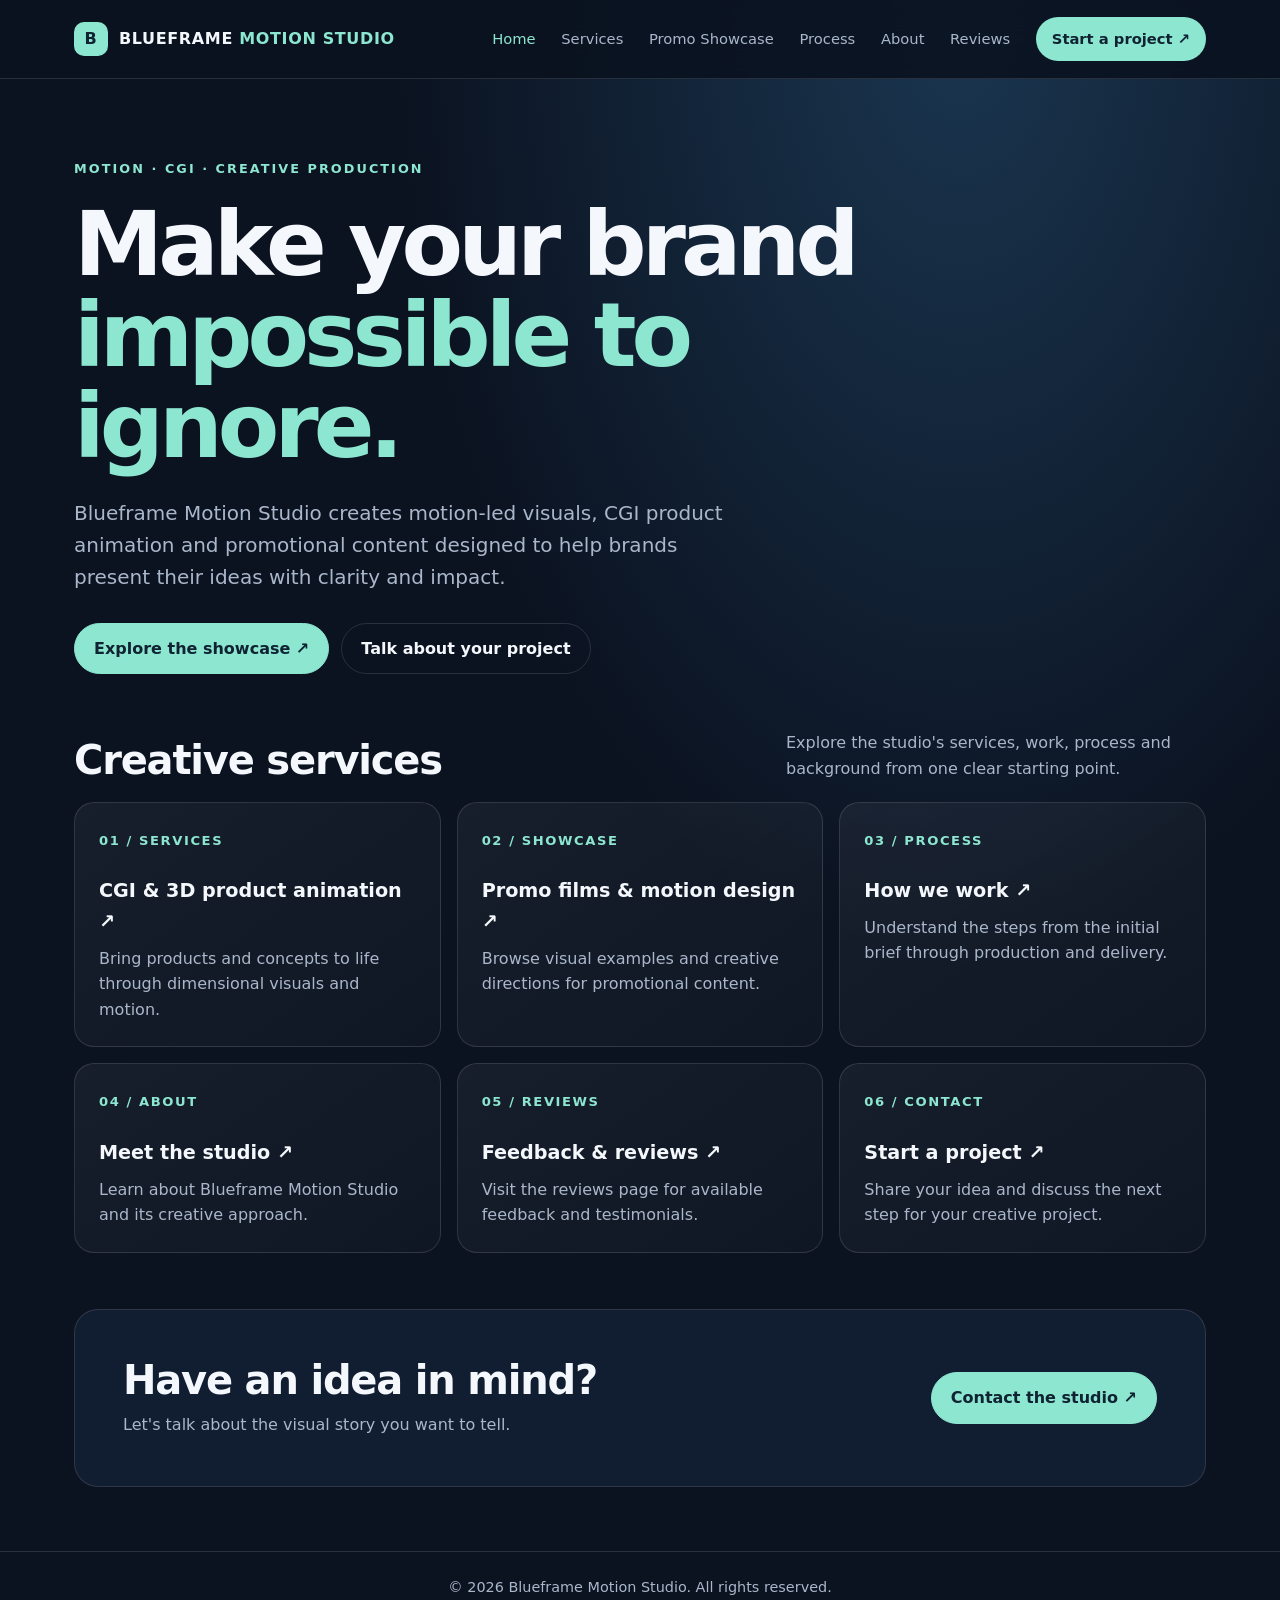
<file: index.html>
<!doctype html>
<html lang="en">
<head>
  <meta charset="utf-8">
  <meta name="viewport" content="width=device-width, initial-scale=1">
  <meta name="theme-color" content="#101b2a">
  <title>Blueframe Motion Studio | Motion, CGI & Creative Production</title>
  <meta name="description" content="Blueframe Motion Studio creates motion design, CGI product visuals, promo films and digital character content for brands.">
  <style>
    :root{color-scheme:dark;--bg:#0b1220;--panel:#111d30;--text:#f4f7fb;--muted:#aab7ca;--accent:#8ce6d0;--line:rgba(255,255,255,.12)}
    *{box-sizing:border-box}
    html{scroll-behavior:smooth;scroll-padding-top:90px}
    body{margin:0;background:radial-gradient(ellipse at 75% 0%,#1a3650 0,transparent 42%),var(--bg);color:var(--text);font:16px/1.6 Inter,ui-sans-serif,system-ui,-apple-system,BlinkMacSystemFont,"Segoe UI",sans-serif}
    a{color:inherit;text-decoration:none}
    .site-header{position:sticky;top:0;z-index:20;background:rgba(11,18,32,.9);backdrop-filter:blur(16px);border-bottom:1px solid var(--line)}
    .nav-wrap{max-width:1180px;margin:auto;padding:0 24px;min-height:78px;display:flex;align-items:center;justify-content:space-between;gap:24px}
    .brand{display:inline-flex;align-items:center;gap:11px;font-weight:800;letter-spacing:.04em;white-space:nowrap}
    .brand-mark{width:34px;height:34px;border-radius:10px;background:var(--accent);color:#102333;display:grid;place-items:center;font-weight:900}
    .nav-links{display:flex;align-items:center;gap:clamp(12px,2vw,28px)}
    .nav-links a{font-size:.92rem;color:var(--muted);transition:color .2s ease}
    .nav-links a:hover,.nav-links a[aria-current="page"]{color:var(--accent)}
    .nav-cta{background:var(--accent);color:#102333!important;padding:10px 16px;border-radius:999px;font-weight:750}
    .menu-toggle{display:none;border:1px solid var(--line);background:transparent;color:var(--text);border-radius:10px;padding:9px 12px;font:inherit;cursor:pointer}
    main{max-width:1180px;margin:auto;padding:76px 24px 64px}
    .eyebrow{color:var(--accent);font-size:.8rem;font-weight:800;letter-spacing:.16em;text-transform:uppercase}
    h1{font-size:clamp(2.8rem,7vw,6rem);line-height:1.02;letter-spacing:-.055em;max-width:900px;margin:18px 0 24px}
    .intro{max-width:680px;color:var(--muted);font-size:clamp(1.05rem,2vw,1.25rem)}
    .actions{display:flex;flex-wrap:wrap;gap:12px;margin:30px 0 56px}
    .button{display:inline-flex;align-items:center;justify-content:center;min-height:48px;padding:12px 19px;border-radius:999px;font-weight:750;border:1px solid var(--line)}
    .button.primary{background:var(--accent);color:#102333;border-color:var(--accent)}
    .section-heading{display:flex;justify-content:space-between;align-items:end;gap:24px;margin:30px 0 20px}
    h2{font-size:clamp(1.7rem,4vw,2.5rem);line-height:1.1;letter-spacing:-.03em;margin:0}
    .section-heading p{color:var(--muted);max-width:420px;margin:0}
    .cards{display:grid;grid-template-columns:repeat(3,minmax(0,1fr));gap:16px}
    .card{min-height:190px;padding:24px;border:1px solid var(--line);border-radius:20px;background:linear-gradient(145deg,rgba(255,255,255,.055),rgba(255,255,255,.018));transition:transform .2s ease,border-color .2s ease}
    .card:hover{transform:translateY(-4px);border-color:rgba(140,230,208,.55)}
    .card-number{color:var(--accent);font-size:.82rem;font-weight:800;letter-spacing:.12em}
    .card h3{font-size:1.2rem;margin:24px 0 8px}
    .card p{color:var(--muted);margin:0}
    .contact-band{margin-top:56px;padding:clamp(24px,5vw,48px);border-radius:24px;background:var(--panel);border:1px solid var(--line);display:flex;align-items:center;justify-content:space-between;gap:24px}
    .contact-band p{color:var(--muted);margin:10px 0 0}
    footer{border-top:1px solid var(--line);color:var(--muted);padding:24px;text-align:center;font-size:.9rem}
    @media(max-width:850px){.menu-toggle{display:inline-flex}.nav-links{display:none;position:absolute;top:78px;left:0;right:0;padding:16px 24px 22px;background:#0b1220;border-bottom:1px solid var(--line);flex-direction:column;align-items:stretch;gap:0}.nav-links.open{display:flex}.nav-links a{padding:12px 4px}.nav-cta{text-align:center;margin-top:8px}.cards{grid-template-columns:repeat(2,minmax(0,1fr))}.section-heading{align-items:start;flex-direction:column}}
    @media(max-width:560px){.nav-wrap{padding:0 16px}.brand{font-size:.9rem}main{padding:54px 16px 44px}.cards{grid-template-columns:1fr}.card{min-height:155px}.contact-band{align-items:flex-start;flex-direction:column}.actions .button{width:100%}}
    @media(prefers-reduced-motion:reduce){html{scroll-behavior:auto}*,*::before,*::after{transition:none!important;animation:none!important}}
  </style>
</head>
<body>
  <header class="site-header">
    <nav class="nav-wrap" aria-label="Main navigation">
      <a class="brand" href="/" aria-label="Blueframe Motion Studio home"><span class="brand-mark">B</span><span>BLUEFRAME <span style="color:var(--accent)">MOTION STUDIO</span></span></a>
      <button class="menu-toggle" type="button" aria-expanded="false" aria-controls="primary-navigation">Menu ☰</button>
      <div class="nav-links" id="primary-navigation">
        <a href="/" aria-current="page">Home</a>
        <a href="/services.html">Services</a>
        <a href="/showcase.html">Promo Showcase</a>
        <a href="/process.html">Process</a>
        <a href="/about.html">About</a>
        <a href="/reviews.html">Reviews</a>
        <a class="nav-cta" href="/contact.html">Start a project ↗</a>
      </div>
    </nav>
  </header>
  <main>
    <span class="eyebrow">Motion · CGI · Creative production</span>
    <h1>Make your brand <span style="color:var(--accent)">impossible to ignore.</span></h1>
    <p class="intro">Blueframe Motion Studio creates motion-led visuals, CGI product animation and promotional content designed to help brands present their ideas with clarity and impact.</p>
    <div class="actions">
      <a class="button primary" href="/showcase.html">Explore the showcase ↗</a>
      <a class="button" href="/contact.html">Talk about your project</a>
    </div>
    <section aria-labelledby="services-heading">
      <div class="section-heading"><h2 id="services-heading">Creative services</h2><p>Explore the studio's services, work, process and background from one clear starting point.</p></div>
      <div class="cards">
        <a class="card" href="/services.html"><span class="card-number">01 / SERVICES</span><h3>CGI & 3D product animation ↗</h3><p>Bring products and concepts to life through dimensional visuals and motion.</p></a>
        <a class="card" href="/showcase.html"><span class="card-number">02 / SHOWCASE</span><h3>Promo films & motion design ↗</h3><p>Browse visual examples and creative directions for promotional content.</p></a>
        <a class="card" href="/process.html"><span class="card-number">03 / PROCESS</span><h3>How we work ↗</h3><p>Understand the steps from the initial brief through production and delivery.</p></a>
        <a class="card" href="/about.html"><span class="card-number">04 / ABOUT</span><h3>Meet the studio ↗</h3><p>Learn about Blueframe Motion Studio and its creative approach.</p></a>
        <a class="card" href="/reviews.html"><span class="card-number">05 / REVIEWS</span><h3>Feedback & reviews ↗</h3><p>Visit the reviews page for available feedback and testimonials.</p></a>
        <a class="card" href="/contact.html"><span class="card-number">06 / CONTACT</span><h3>Start a project ↗</h3><p>Share your idea and discuss the next step for your creative project.</p></a>
      </div>
    </section>
    <section class="contact-band" aria-labelledby="contact-heading">
      <div><h2 id="contact-heading">Have an idea in mind?</h2><p>Let's talk about the visual story you want to tell.</p></div>
      <a class="button primary" href="/contact.html">Contact the studio ↗</a>
    </section>
  </main>
  <footer>© <span id="year"></span> Blueframe Motion Studio. All rights reserved.</footer>
  <script>
    const toggle = document.querySelector('.menu-toggle');
    const nav = document.querySelector('#primary-navigation');
    toggle.addEventListener('click', () => {
      const expanded = toggle.getAttribute('aria-expanded') === 'true';
      toggle.setAttribute('aria-expanded', String(!expanded));
      nav.classList.toggle('open', !expanded);
      toggle.textContent = expanded ? 'Menu ☰' : 'Close ✕';
    });
    nav.querySelectorAll('a').forEach(link => link.addEventListener('click', () => {
      nav.classList.remove('open');
      toggle.setAttribute('aria-expanded', 'false');
      toggle.textContent = 'Menu ☰';
    }));
    document.querySelector('#year').textContent = new Date().getFullYear();
  </script>
</body>
</html>
</file>
